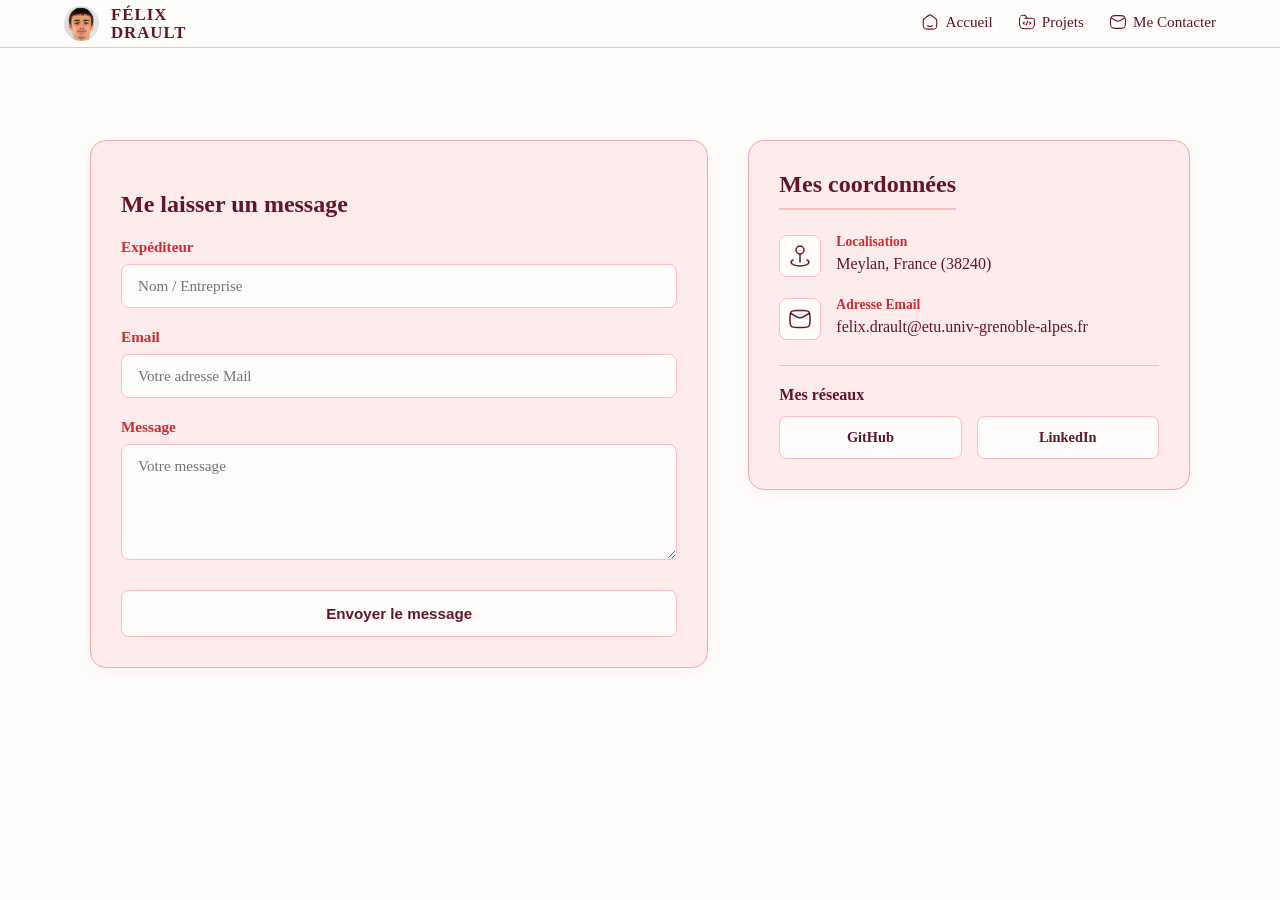
<file: Contact.html>
<!DOCTYPE html>
<html lang="en">
<head>
    <meta charset="UTF-8">
    <meta name="viewport" content="width=device-width, initial-scale=1.0">
    <title>Portfolio - Félix Drault</title>
    <link rel="stylesheet" href="portfolio.css">
        <link rel="icon" type="image/png" href="Pictures/favicon-16x16.png">
</head>
<body>
    <header>
    <nav>
        <div class="marque-nav">
            <img src="Pictures/pfp.png" alt="Photo personnelle">
            
            <h1 class="nom-nav">
                <span>Félix</span>
                <span>Drault</span>
            </h1>
        </div>

        <ul class="menu">
            <li><a href="index.html"><img src="Icons/home-01-stroke-rounded.svg" alt="">Accueil</a></li>
                <li><a href="Projets.html"><img src="Icons/code-folder-stroke-rounded.svg" alt="">Projets</a></li>
                <li><a href="Contact.html"><img src="Icons/mail-01-stroke-rounded.svg" alt="">Me Contacter</a></li>
        </ul>
    </nav>
    </header>

    <main class="disposition-contact">
        
        <section class="section-formulaire">
            <div class="carte-bento">
                <h1>Me laisser un message</h1>
                
                <form action="https://formsubmit.co/ad2215b4866df9834348efe23ee4157d" method="POST">
                    <input type="hidden" name="_captcha" value="false">
                    <input type="hidden" name="_subject" value="Nouveau message Portfolio">
                    <input type="hidden" name="_next" value="https://felixdrlt.github.io/portfolio/merci.html">
                    
                    <div class="groupe-formulaire">
                        <label for="name">Expéditeur</label>
                        <input type="text" id="name" name="name" placeholder="Nom / Entreprise" required>
                    </div>
                
                    <div class="groupe-formulaire">
                        <label for="email">Email</label>
                        <input type="email" id="email" name="email" placeholder="Votre adresse Mail" required>
                    </div>
                
                    <div class="groupe-formulaire">
                        <label for="message">Message</label>
                        <textarea id="message" name="message" placeholder="Votre message" rows="5" required></textarea>
                    </div>
                
                    <button type="submit" class="bouton-envoyer">Envoyer le message</button>
                </form>
            </div>
        </section>

        <aside class="barre-info">
            <div class="carte-bento">
                <h2>Mes coordonnées</h2>
                
                <ul class="liste-info">
                    <li>
                        <span class="icone-info"><img src="Icons/pin-location-03-stroke-rounded.svg" alt="pin"></span>
                        <div>
                            <strong>Localisation</strong>
                            <p>Meylan, France (38240)</p>
                        </div>
                    </li>
                    <li>
                        <span class="icone-info"><img src="Icons/mail-01-stroke-rounded.svg" alt=""></span>
                        <div>
                            <strong>Adresse Email</strong>
                            <p class="non-copiable">felix.drault@etu.univ-grenoble-alpes.fr</p>
                        </div>
                    </li>
                </ul>

                <div class="reseaux">
                    <h3>Mes réseaux</h3>
                    <div class="liens-reseaux">
                        <a href="https://github.com/FelixDrlt" target="_blank" rel="noopener noreferrer" class="bouton-reseau">GitHub</a>
                        <a href="https://www.linkedin.com/in/felix-drault-1ba331406/" target="_blank" rel="noopener noreferrer" class="bouton-reseau">LinkedIn</a>
                    </div>
                </div>
            </div>
        </aside>

    </main>
    
</body>
</html>
</file>
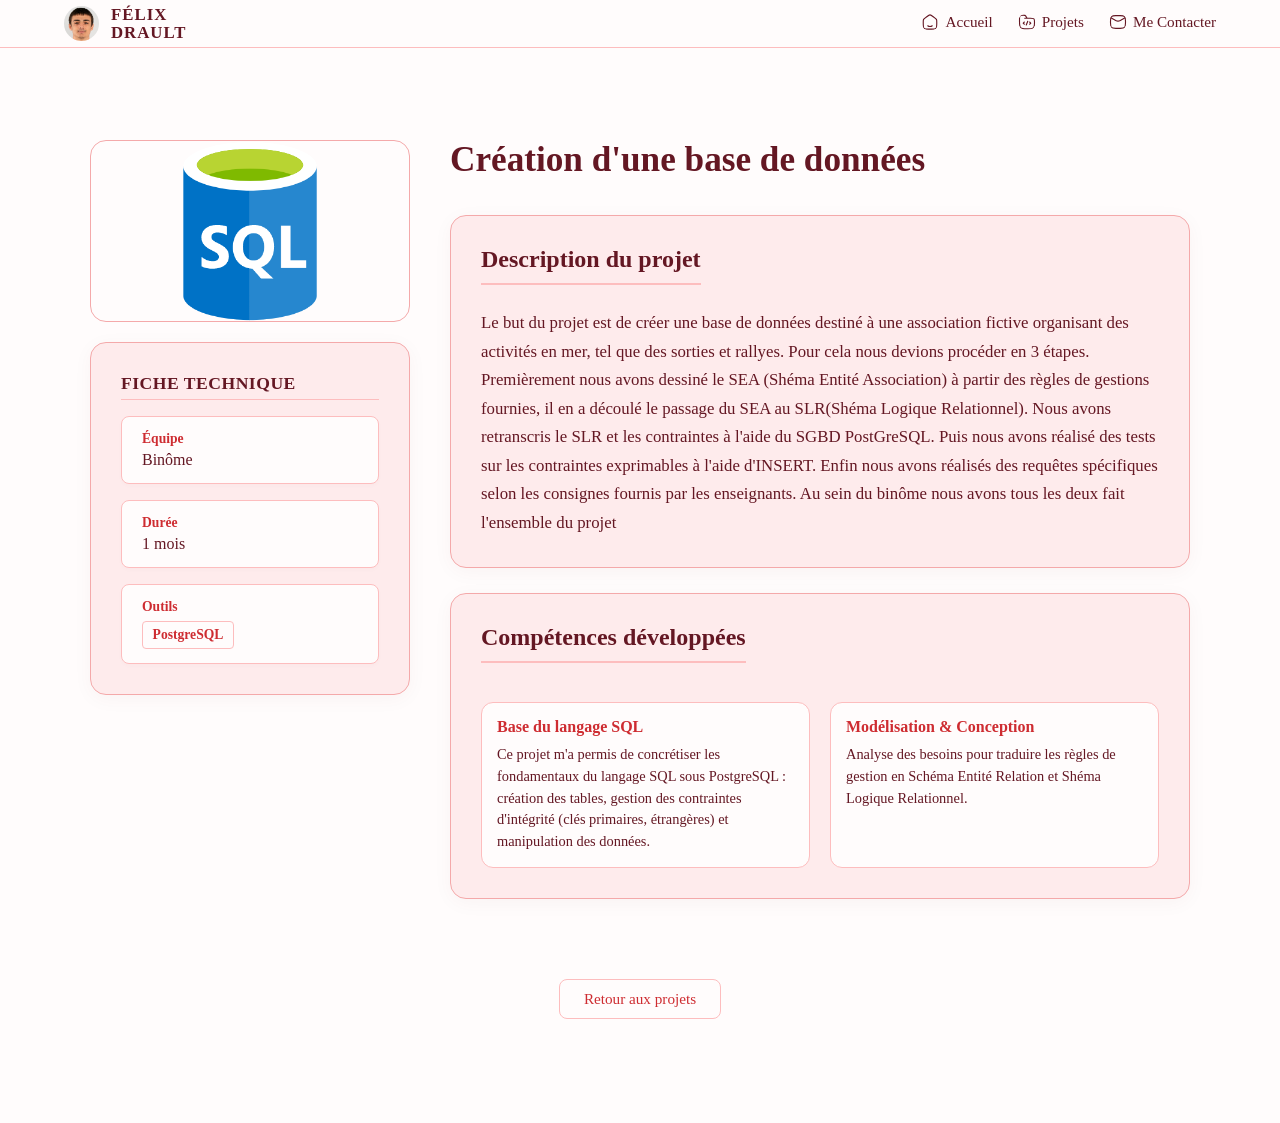
<file: ESP_BD.html>
<!DOCTYPE html>
<html lang="en">
<head>
    <meta charset="UTF-8">
    <meta name="viewport" content="width=device-width, initial-scale=1.0">
    <title>Document</title>
    <link rel="stylesheet" href="portfolio.css">
    <link rel="icon" type="image/png" href="Pictures/favicon-16x16.png">
</head>
<body>
    <header>
    <nav>
        <div class="marque-nav">
            <img src="Pictures/pfp.png" alt="Photo personnelle">
            
            <h1 class="nom-nav">
                <span>Félix</span>
                <span>Drault</span>
            </h1>
        </div>

        <ul class="menu">
            <li><a href="index.html"><img src="Icons/home-01-stroke-rounded.svg" alt="">Accueil</a></li>
                <li><a href="Projets.html"><img src="Icons/code-folder-stroke-rounded.svg" alt="">Projets</a></li>
                <li><a href="Contact.html"><img src="Icons/mail-01-stroke-rounded.svg" alt="">Me Contacter</a></li>
        </ul>
    </nav>
    </header>

    <main class="disposition-projet">
        
        <aside class="barre-laterale">
            <div class="carte-media">
                <img src="Pictures/sql_creation.png" alt="BD projet">
                <div class="espace-icone"></div> 
            </div>

            <div class="carte-bento fiche-technique">
                <h3>Fiche Technique</h3>
                <ul class="liste-meta">
                    <li>
                        <span class="etiquette-meta">Équipe</span>
                        <span class="valeur-meta">Binôme</span>
                    </li>
                    <li>
                        <span class="etiquette-meta">Durée</span>
                        <span class="valeur-meta">1 mois</span>
                    </li>
                    <li>
                        <span class="etiquette-meta">Outils</span>
                        <div class="etiquettes-meta">
                            <span class="etiquette-outil">PostgreSQL</span>
                        </div>
                    </li>
                </ul>
            </div>
        </aside>

        <section class="contenu-principal">
            
            <h1 class="titre-projet">Création d'une base de données</h1>

            <div class="carte-bento">
                <h2>Description du projet</h2>
                <p>Le but du projet est de créer une base de données destiné à une association
                    fictive organisant des activités en mer, tel que des sorties et rallyes. Pour cela nous devions
                    procéder en 3 étapes. Premièrement nous avons dessiné le SEA (Shéma Entité Association) à
                    partir des règles de gestions fournies, il en a découlé le passage du SEA au SLR(Shéma
                    Logique Relationnel). Nous avons retranscris le SLR et les contraintes à l'aide du SGBD
                    PostGreSQL. Puis nous avons réalisé des tests sur les contraintes exprimables à l'aide
                    d'INSERT. Enfin nous avons réalisés des requêtes spécifiques selon les consignes fournis par
                    les enseignants. Au sein du binôme nous avons tous les deux fait l'ensemble du projet
                </p>
            </div>

            <div class="carte-bento carte-competences">
                <h2>Compétences développées</h2>
                <div class="grille-competences">
                    <div class="element-competence-projet">
                        <h4>Base du langage SQL</h4>
                        <p>Ce projet m'a permis de concrétiser les fondamentaux du langage SQL
                            sous PostgreSQL : création des tables, gestion des contraintes d'intégrité (clés primaires, étrangères) et manipulation des données.
                        </p>
                        
                    </div>
                    <div class="element-competence-projet">
                        <h4>Modélisation & Conception</h4>
                        <p>Analyse des besoins pour traduire les règles de gestion en Schéma Entité Relation
                            et Shéma Logique Relationnel.
                        </p>
                    </div>
                </div>
            </div>
        </section>

        <a href="Projets.html" class="bouton-retour">Retour aux projets</a>

    </main>
    
</body>
</html>
</file>
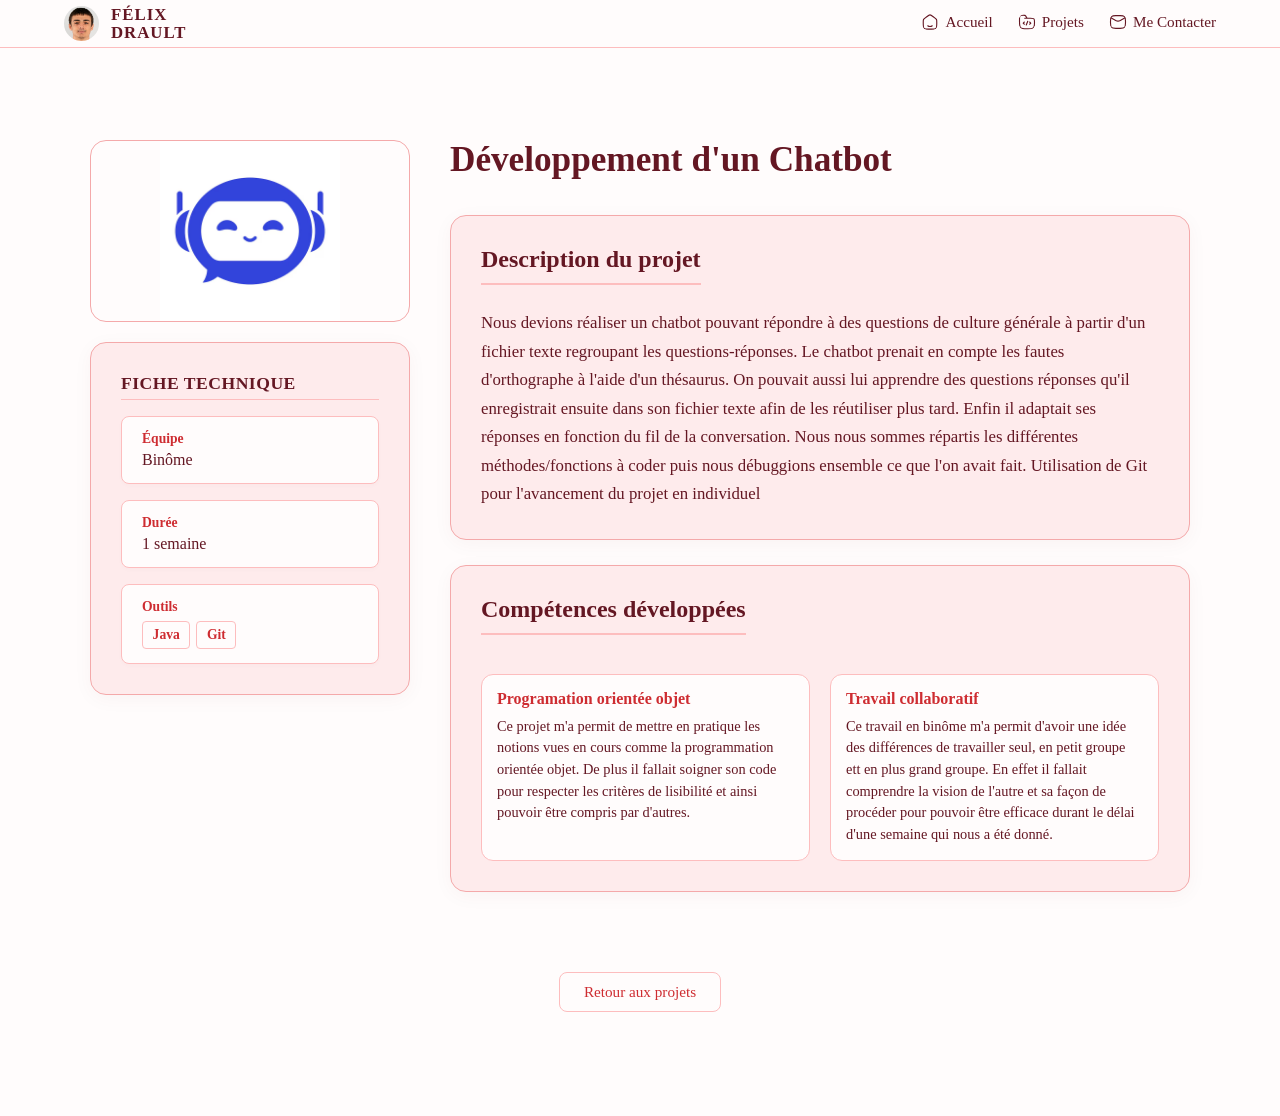
<file: ESP_Chatbot.html>
<!DOCTYPE html>
<html lang="en">
<head>
    <meta charset="UTF-8">
    <meta name="viewport" content="width=device-width, initial-scale=1.0">
    <title>Document</title>
    <link rel="stylesheet" href="portfolio.css">
    <link rel="icon" type="image/png" href="Pictures/favicon-16x16.png">
</head>
<body>
    <header>
    <nav>
        <div class="marque-nav">
            <img src="Pictures/pfp.png" alt="Photo personnelle">
            
            <h1 class="nom-nav">
                <span>Félix</span>
                <span>Drault</span>
            </h1>
        </div>

        <ul class="menu">
            <li><a href="index.html"><img src="Icons/home-01-stroke-rounded.svg" alt="">Accueil</a></li>
                <li><a href="Projets.html"><img src="Icons/code-folder-stroke-rounded.svg" alt="">Projets</a></li>
                <li><a href="Contact.html"><img src="Icons/mail-01-stroke-rounded.svg" alt="">Me Contacter</a></li>
        </ul>
    </nav>
    </header>

    <main class="disposition-projet">
        
        <aside class="barre-laterale">
            <div class="carte-media">
                <img src="Pictures/chatbot.avif" alt="Chatbot projet">
                <div class="espace-icone"></div> 
            </div>

            <div class="carte-bento fiche-technique">
                <h3>Fiche Technique</h3>
                <ul class="liste-meta">
                    <li>
                        <span class="etiquette-meta">Équipe</span>
                        <span class="valeur-meta">Binôme</span>
                    </li>
                    <li>
                        <span class="etiquette-meta">Durée</span>
                        <span class="valeur-meta">1 semaine</span>
                    </li>
                    <li>
                        <span class="etiquette-meta">Outils</span>
                        <div class="etiquettes-meta">
                            <span class="etiquette-outil">Java</span>
                            <span class="etiquette-outil">Git</span>
                        </div>
                    </li>
                </ul>
            </div>
        </aside>

        <section class="contenu-principal">
            
            <h1 class="titre-projet">Développement d'un Chatbot</h1>

            <div class="carte-bento">
                <h2>Description du projet</h2>
                <p>Nous devions réaliser un chatbot pouvant répondre à des questions de culture
                    générale à partir d'un fichier texte regroupant les questions-réponses. Le chatbot prenait en
                    compte les fautes d'orthographe à l'aide d'un thésaurus. On pouvait aussi lui apprendre des
                    questions réponses qu'il enregistrait ensuite dans son fichier texte afin de les réutiliser plus
                    tard. Enfin il adaptait ses réponses en fonction du fil de la conversation. Nous nous sommes
                    répartis les différentes méthodes/fonctions à coder puis nous débuggions ensemble ce que
                    l'on avait fait. Utilisation de Git pour l'avancement du projet en individuel
                </p>
            </div>

            <div class="carte-bento carte-competences">
                <h2>Compétences développées</h2>
                <div class="grille-competences">
                    <div class="element-competence-projet">
                        <h4>Programation orientée objet</h4>
                        <p>Ce projet m'a permit de mettre en pratique les notions vues en cours
                            comme la programmation orientée objet. De plus il fallait soigner son 
                            code pour respecter les critères de lisibilité et ainsi pouvoir être 
                            compris par d'autres.
                        </p>
                    </div>
                    <div class="element-competence-projet">
                        <h4>Travail collaboratif</h4>
                        <p>Ce travail en binôme m'a permit d'avoir une idée des différences de travailler seul, en petit groupe ett en plus grand groupe.
                            En effet il fallait comprendre la vision de l'autre et sa façon de procéder pour pouvoir être efficace durant le délai d'une semaine qui nous a été donné.
                        </p>
                    </div>
                </div>
            </div>
        </section>

        <a href="Projets.html" class="bouton-retour">Retour aux projets</a>

    </main>
    
</body>
</html>
</file>
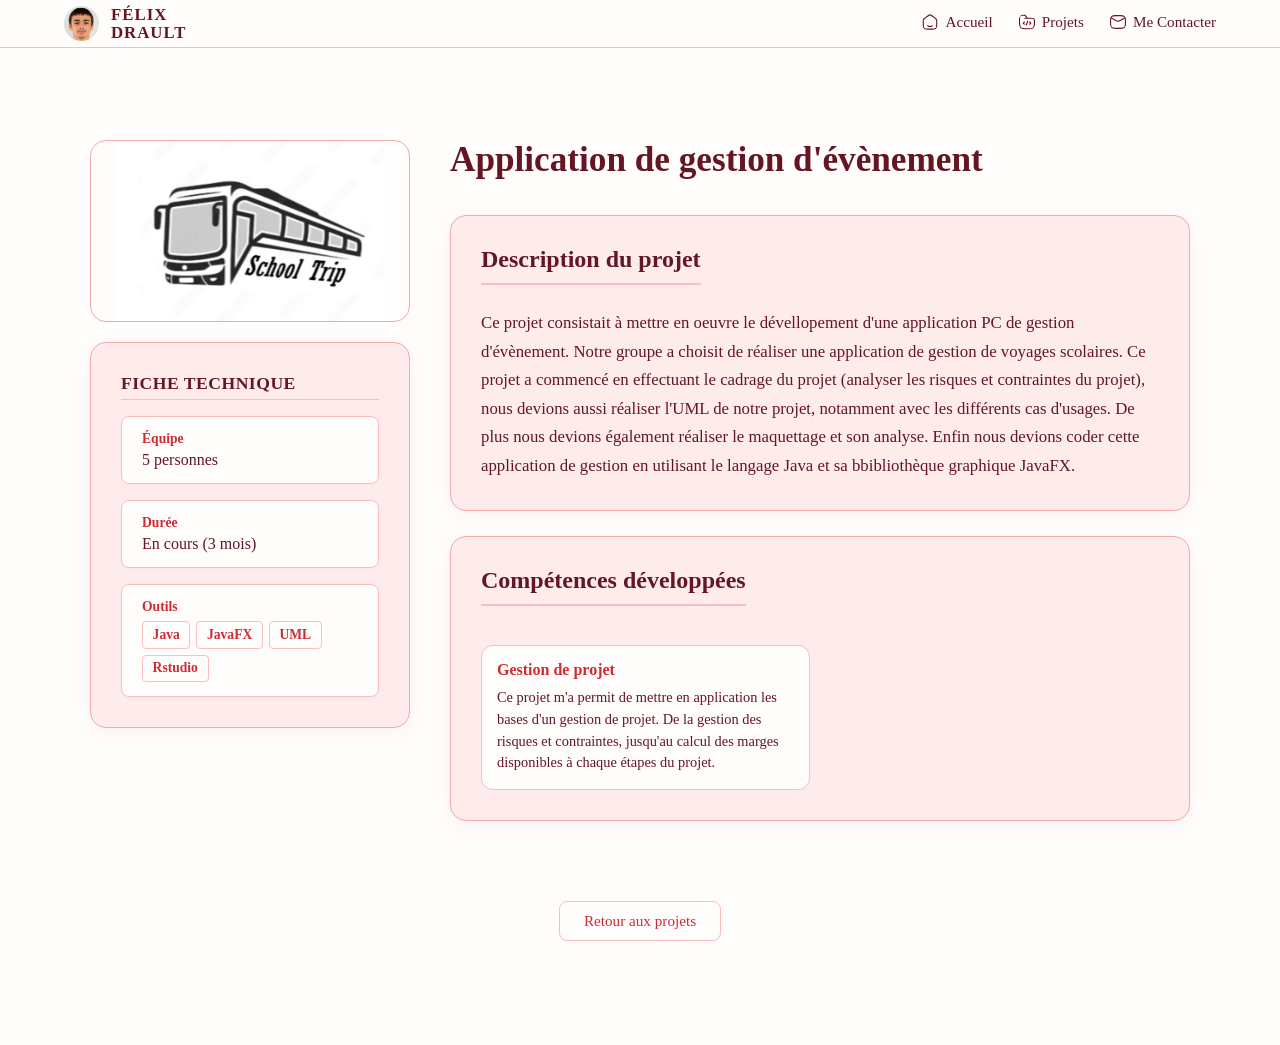
<file: ESP_evenement.html>
<!DOCTYPE html>
<html lang="en">
<head>
    <meta charset="UTF-8">
    <meta name="viewport" content="width=device-width, initial-scale=1.0">
    <title>Document</title>
    <link rel="stylesheet" href="portfolio.css">
    <link rel="icon" type="image/png" href="Pictures/favicon-16x16.png">
</head>
<body>
    <header>
    <nav>
        <div class="marque-nav">
            <img src="Pictures/pfp.png" alt="Photo personnelle">
            
            <h1 class="nom-nav">
                <span>Félix</span>
                <span>Drault</span>
            </h1>
        </div>

        <ul class="menu">
            <li><a href="index.html"><img src="Icons/home-01-stroke-rounded.svg" alt="">Accueil</a></li>
                <li><a href="Projets.html"><img src="Icons/code-folder-stroke-rounded.svg" alt="">Projets</a></li>
                <li><a href="Contact.html"><img src="Icons/mail-01-stroke-rounded.svg" alt="">Me Contacter</a></li>
        </ul>
    </nav>
    </header>

    <main class="disposition-projet">
        
        <aside class="barre-laterale">
            <div class="carte-media">
                <img src="Pictures/MEGASAE - Copie.png" alt="Projet en cours">
                <div class="espace-icone"></div> 
            </div>

            <div class="carte-bento fiche-technique">
                <h3>Fiche Technique</h3>
                <ul class="liste-meta">
                    <li>
                        <span class="etiquette-meta">Équipe</span>
                        <span class="valeur-meta">5 personnes</span>
                    </li>
                    <li>
                        <span class="etiquette-meta">Durée</span>
                        <span class="valeur-meta">En cours (3 mois)</span>
                    </li>
                    <li>
                        <span class="etiquette-meta">Outils</span>
                        <div class="etiquettes-meta">
                            <span class="etiquette-outil">Java</span>
                            <span class="etiquette-outil">JavaFX</span>
                            <span class="etiquette-outil">UML</span>
                            <span class="etiquette-outil">Rstudio</span>
                        </div>
                    </li>
                </ul>
            </div>
        </aside>

        <section class="contenu-principal">
            
            <h1 class="titre-projet">Application de gestion d'évènement</h1>

            <div class="carte-bento">
                <h2>Description du projet</h2>
                <p>Ce projet consistait à mettre en oeuvre le dévellopement d'une application PC de gestion d'évènement. Notre groupe a choisit de réaliser une application de gestion de voyages scolaires. Ce projet a commencé en effectuant le cadrage du projet (analyser les risques et contraintes du projet), nous devions aussi réaliser l'UML de notre projet, notamment avec les différents cas d'usages. De plus nous devions également réaliser le maquettage et son analyse. Enfin nous devions coder cette application de gestion en utilisant le langage Java et sa bbibliothèque graphique JavaFX.
                </p>
            </div>

            <div class="carte-bento carte-competences">
                <h2>Compétences développées</h2>
                <div class="grille-competences">
                    <div class="element-competence-projet">
                        <h4>Gestion de projet</h4>
                        <p>Ce projet m'a permit de mettre en application les bases d'un gestion de projet. De la gestion des risques et contraintes, jusqu'au calcul des marges disponibles à chaque étapes du projet.
                        </p>
                    </div>
                </div>
            </div>
        </section>

        <a href="Projets.html" class="bouton-retour">Retour aux projets</a>

    </main>
    
</body>
</html>
</file>
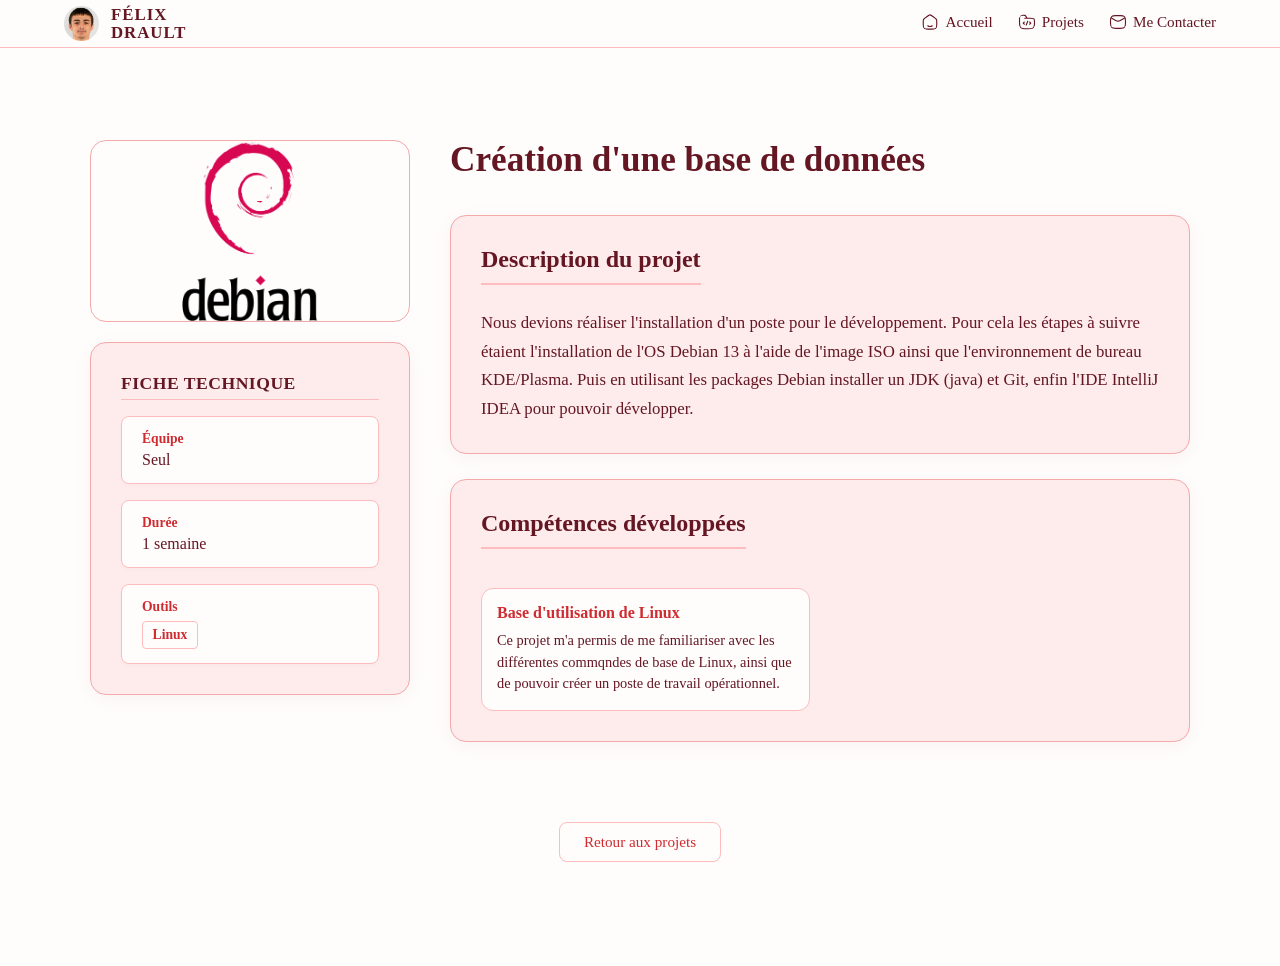
<file: ESP_InstPoste.html>
<!DOCTYPE html>
<html lang="en">
<head>
    <meta charset="UTF-8">
    <meta name="viewport" content="width=device-width, initial-scale=1.0">
    <title>Portfolio - Félix Drault</title>
    <link rel="stylesheet" href="portfolio.css">    
    <link rel="icon" type="image/png" href="Pictures/favicon-16x16.png">
</head>
<body>
    <header>
    <nav>
        <div class="marque-nav">
            <img src="Pictures/pfp.png" alt="Photo personnelle">
            
            <h1 class="nom-nav">
                <span>Félix</span>
                <span>Drault</span>
            </h1>
        </div>

        <ul class="menu">
            <li><a href="index.html"><img src="Icons/home-01-stroke-rounded.svg" alt="">Accueil</a></li>
                <li><a href="Projets.html"><img src="Icons/code-folder-stroke-rounded.svg" alt="">Projets</a></li>
                <li><a href="Contact.html"><img src="Icons/mail-01-stroke-rounded.svg" alt="">Me Contacter</a></li>
        </ul>
    </nav>
    </header>

    <main class="disposition-projet">
        
        <aside class="barre-laterale">
            <div class="carte-media">
                <img src="Pictures/Debian.png" alt="BD projet">
                <div class="espace-icone"></div> 
            </div>

            <div class="carte-bento fiche-technique">
                <h3>Fiche Technique</h3>
                <ul class="liste-meta">
                    <li>
                        <span class="etiquette-meta">Équipe</span>
                        <span class="valeur-meta">Seul</span>
                    </li>
                    <li>
                        <span class="etiquette-meta">Durée</span>
                        <span class="valeur-meta">1 semaine</span>
                    </li>
                    <li>
                        <span class="etiquette-meta">Outils</span>
                        <div class="etiquettes-meta">
                            <span class="etiquette-outil">Linux</span>
                        </div>
                    </li>
                </ul>
            </div>
        </aside>

        <section class="contenu-principal">
            
            <h1 class="titre-projet">Création d'une base de données</h1>

            <div class="carte-bento">
                <h2>Description du projet</h2>
                <p>Nous devions réaliser l'installation d'un poste pour le développement. Pour cela les étapes à 
                    suivre étaient l'installation de l'OS Debian 13 à l'aide de l'image ISO ainsi que l'environnement de bureau KDE/Plasma.
                    Puis en utilisant les packages Debian installer un JDK (java) et Git, enfin l'IDE IntelliJ IDEA pour pouvoir développer.
                </p>
            </div>

            <div class="carte-bento carte-competences">
                <h2>Compétences développées</h2>
                <div class="grille-competences">
                    <div class="element-competence-projet">
                        <h4>Base d'utilisation de Linux</h4>
                        <p>Ce projet m'a permis de me familiariser avec les différentes commqndes de base de Linux, ainsi que de pouvoir créer un poste de travail opérationnel. 
                        </p>
                    </div>
                </div>
            </div>
        </section>

        <a href="Projets.html" class="bouton-retour">Retour aux projets</a>

    </main>

</body>
</html>
</file>
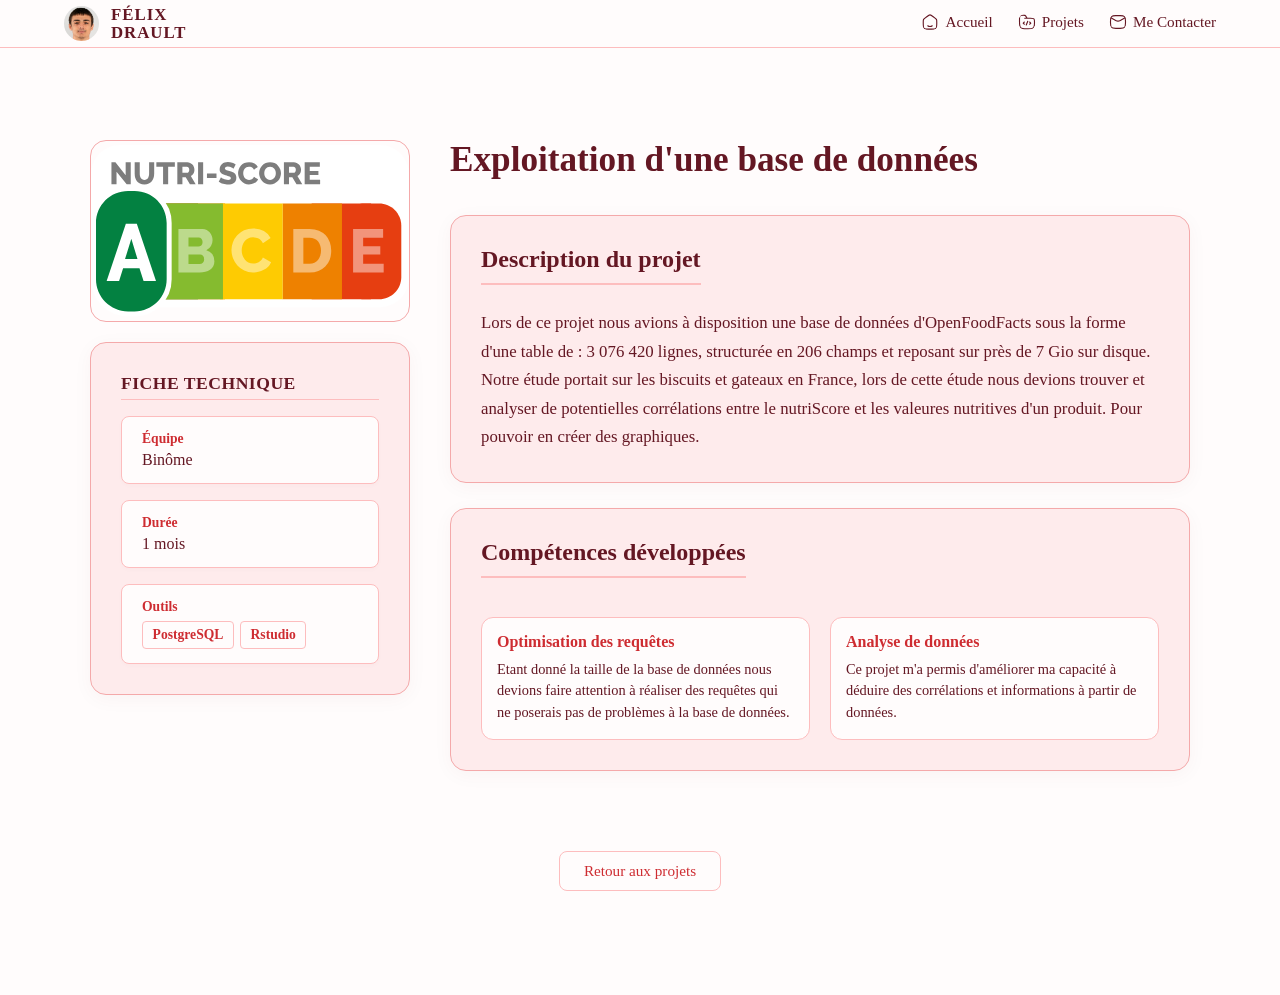
<file: ESP_Nutriscore.html>
<!DOCTYPE html>
<html lang="en">
<head>
    <meta charset="UTF-8">
    <meta name="viewport" content="width=device-width, initial-scale=1.0">
    <title>Document</title>
    <link rel="stylesheet" href="portfolio.css">
    <link rel="icon" type="image/png" href="Pictures/favicon-16x16.png">
</head>
<body>
    <header>
    <nav>
        <div class="marque-nav">
            <img src="Pictures/pfp.png" alt="Photo personnelle">
            
            <h1 class="nom-nav">
                <span>Félix</span>
                <span>Drault</span>
            </h1>
        </div>

        <ul class="menu">
            <li><a href="index.html"><img src="Icons/home-01-stroke-rounded.svg" alt="">Accueil</a></li>
                <li><a href="Projets.html"><img src="Icons/code-folder-stroke-rounded.svg" alt="">Projets</a></li>
                <li><a href="Contact.html"><img src="Icons/mail-01-stroke-rounded.svg" alt="">Me Contacter</a></li>
        </ul>
    </nav>
    </header>

    <main class="disposition-projet">
        
        <aside class="barre-laterale">
            <div class="carte-media">
                <img src="Pictures/nutriscore.svg" alt="Nutriscore BD">
                <div class="espace-icone"></div> 
            </div>

            <div class="carte-bento fiche-technique">
                <h3>Fiche Technique</h3>
                <ul class="liste-meta">
                    <li>
                        <span class="etiquette-meta">Équipe</span>
                        <span class="valeur-meta">Binôme</span>
                    </li>
                    <li>
                        <span class="etiquette-meta">Durée</span>
                        <span class="valeur-meta">1 mois</span>
                    </li>
                    <li>
                        <span class="etiquette-meta">Outils</span>
                        <div class="etiquettes-meta">
                            <span class="etiquette-outil">PostgreSQL</span>
                            <span class="etiquette-outil">Rstudio</span>
                        </div>
                    </li>
                </ul>
            </div>
        </aside>

        <section class="contenu-principal">
            
            <h1 class="titre-projet">Exploitation d'une base de données</h1>

            <div class="carte-bento">
                <h2>Description du projet</h2>
                <p>Lors de ce projet nous avions à disposition une base de données d'OpenFoodFacts sous la forme d'une table de : 3 076 420 lignes, structurée en 206 champs et reposant sur près de 7 Gio sur disque.
                    Notre étude portait sur les biscuits et gateaux en France, lors de cette étude nous devions trouver et analyser de potentielles corrélations entre le nutriScore et les valeures nutritives d'un produit.
                    Pour pouvoir en créer des graphiques.
                </p>
            </div>

            <div class="carte-bento carte-competences">
                <h2>Compétences développées</h2>
                <div class="grille-competences">
                    <div class="element-competence-projet">
                        <h4>Optimisation des requêtes</h4>
                        <p>Etant donné la taille de la base de données nous devions faire attention à réaliser des requêtes qui ne poserais pas de problèmes à la base de données.
                        </p>
                    </div>
                    <div class="element-competence-projet">
                        <h4>Analyse de données</h4>
                        <p>Ce projet m'a permis d'améliorer ma capacité à déduire des corrélations et informations à partir de données.
                        </p>
                    </div>
                </div>
            </div>
        </section>

        <a href="Projets.html" class="bouton-retour">Retour aux projets</a>

    </main>
    
</body>
</html>
</file>
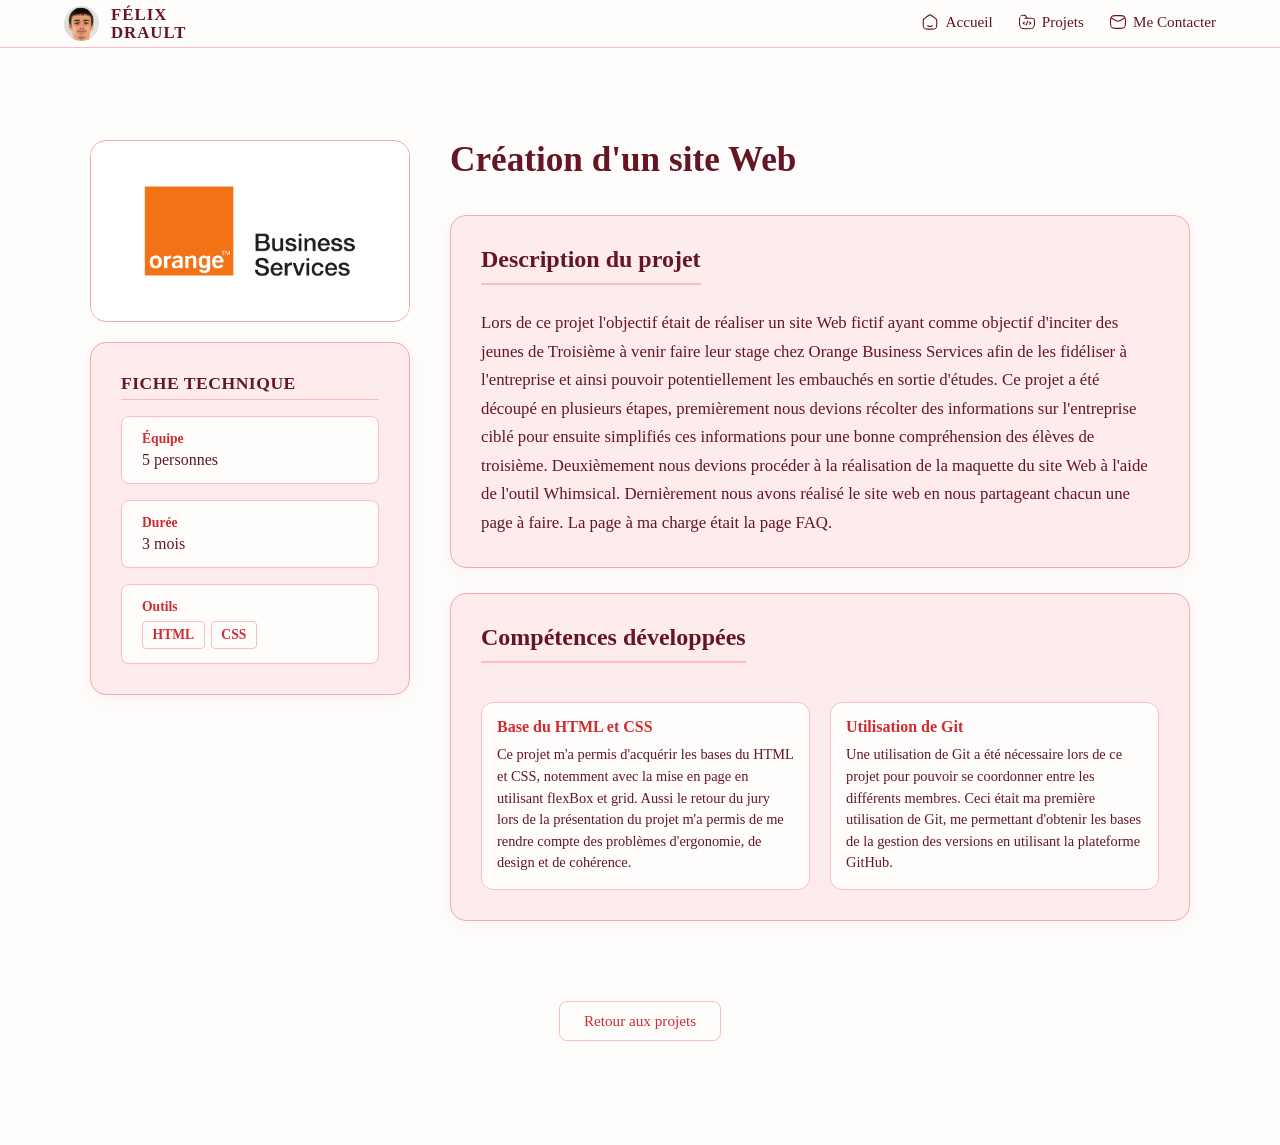
<file: ESP_Orange.html>
<!DOCTYPE html>
<html lang="en">
<head>
    <meta charset="UTF-8">
    <meta name="viewport" content="width=device-width, initial-scale=1.0">
    <title>Document</title>
    <link rel="stylesheet" href="portfolio.css">
    <link rel="icon" type="image/png" href="Pictures/favicon-16x16.png">
</head>
<body>
    <header>
    <nav>
        <div class="marque-nav">
            <img src="Pictures/pfp.png" alt="Photo personnelle">
            
            <h1 class="nom-nav">
                <span>Félix</span>
                <span>Drault</span>
            </h1>
        </div>

        <ul class="menu">
            <li><a href="index.html"><img src="Icons/home-01-stroke-rounded.svg" alt="">Accueil</a></li>
                <li><a href="Projets.html"><img src="Icons/code-folder-stroke-rounded.svg" alt="">Projets</a></li>
                <li><a href="Contact.html"><img src="Icons/mail-01-stroke-rounded.svg" alt="">Me Contacter</a></li>
        </ul>
    </nav>
    </header>

    <main class="disposition-projet">
        
        <aside class="barre-laterale">
            <div class="carte-media">
                <img src="Pictures/orange_business.png" alt="Orange projet">
                <div class="espace-icone"></div> 
            </div>

            <div class="carte-bento fiche-technique">
                <h3>Fiche Technique</h3>
                <ul class="liste-meta">
                    <li>
                        <span class="etiquette-meta">Équipe</span>
                        <span class="valeur-meta">5 personnes</span>
                    </li>
                    <li>
                        <span class="etiquette-meta">Durée</span>
                        <span class="valeur-meta">3 mois</span>
                    </li>
                    <li>
                        <span class="etiquette-meta">Outils</span>
                        <div class="etiquettes-meta">
                            <span class="etiquette-outil">HTML</span>
                            <span class="etiquette-outil">CSS</span>
                        </div>
                    </li>
                </ul>
            </div>
        </aside>

        <section class="contenu-principal">
            
            <h1 class="titre-projet">Création d'un site Web</h1>

            <div class="carte-bento">
                <h2>Description du projet</h2>
                <p>Lors de ce projet l'objectif était de réaliser un site Web fictif ayant comme
                    objectif d'inciter des jeunes de Troisième à venir faire leur stage chez Orange Business
                    Services afin de les fidéliser à l'entreprise et ainsi pouvoir potentiellement les embauchés en
                    sortie d'études. Ce projet a été découpé en plusieurs étapes, premièrement nous devions
                    récolter des informations sur l'entreprise ciblé pour ensuite simplifiés ces informations pour
                    une bonne compréhension des élèves de troisième. Deuxièmement nous devions procéder à
                    la réalisation de la maquette du site Web à l'aide de l'outil Whimsical. Dernièrement nous
                    avons réalisé le site web en nous partageant chacun une page à faire. La page à ma charge
                    était la page FAQ.
                </p>
            </div>

            <div class="carte-bento carte-competences">
                <h2>Compétences développées</h2>
                <div class="grille-competences">
                    <div class="element-competence-projet">
                        <h4>Base du HTML et CSS</h4>
                        <p>Ce projet m'a permis d'acquérir les bases du HTML et CSS, notemment avec la mise en page en utilisant flexBox et grid. Aussi le retour du jury lors de la présentation du projet m'a permis de me rendre compte des problèmes d'ergonomie, de design et de cohérence.
                        </p>
                        
                    </div>
                    <div class="element-competence-projet">
                        <h4>Utilisation de Git</h4>
                        <p>Une utilisation de Git a été nécessaire lors de ce projet pour pouvoir se coordonner entre les différents membres. Ceci était ma première utilisation de Git, me permettant d'obtenir les bases de la gestion des versions en utilisant la plateforme GitHub.
                        </p>
                    </div>
                </div>
            </div>
        </section>

        <a href="Projets.html" class="bouton-retour">Retour aux projets</a>

    </main>
    
</body>
</html>
</file>
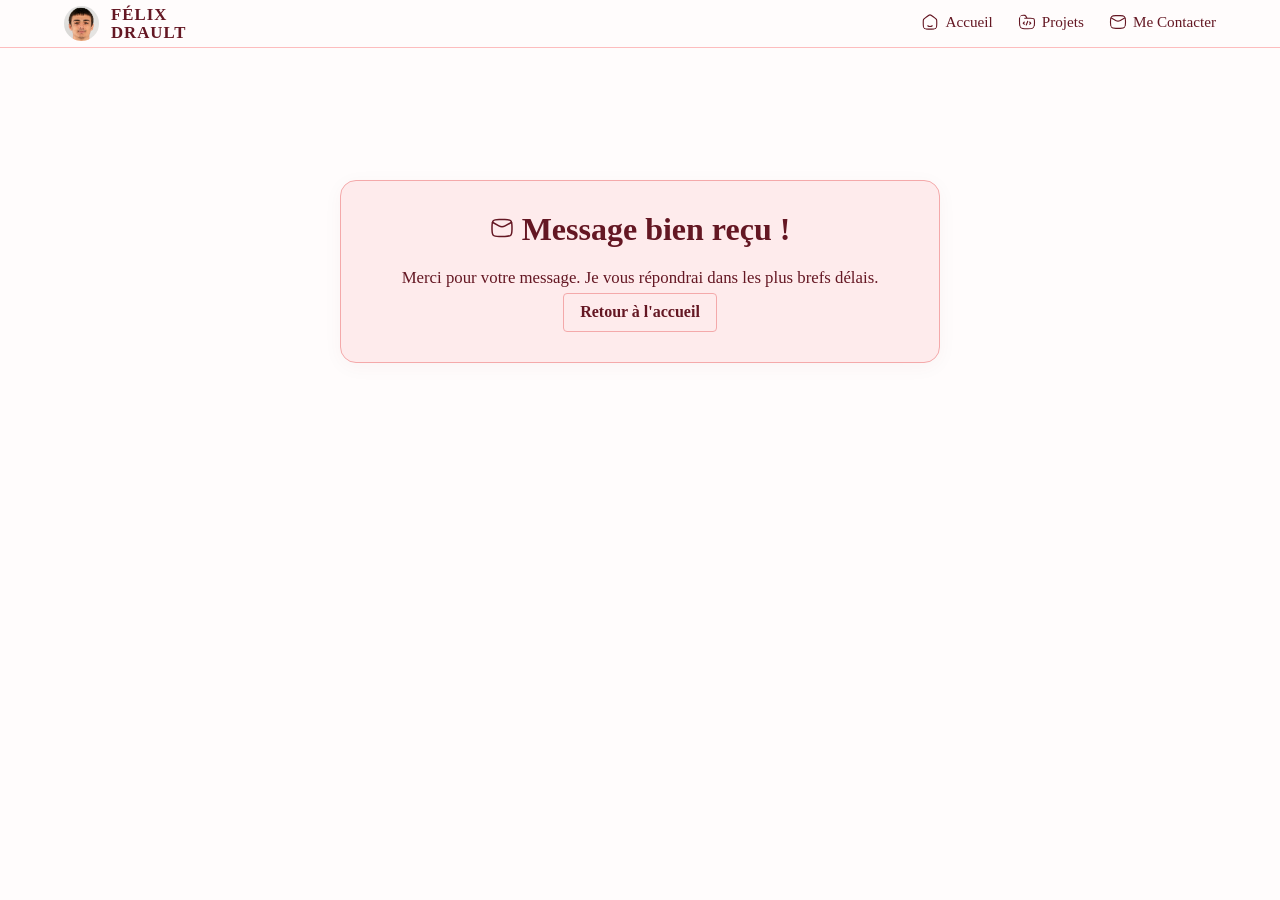
<file: merci.html>
<!DOCTYPE html>
<html lang="fr">
<head>
    <meta charset="UTF-8">
    <meta name="viewport" content="width=device-width, initial-scale=1.0">
    <title>Document</title>
    <link rel="stylesheet" href="portfolio.css">
        <link rel="icon" type="image/png" href="Pictures/favicon-16x16.png">
</head>
<body>
    <header>
    <nav>
        <div class="marque-nav">
            <img src="Pictures/pfp.png" alt="Photo personnelle">
            
            <h1 class="nom-nav">
                <span>Félix</span>
                <span>Drault</span>
            </h1>
        </div>

        <ul class="menu">
            <li><a href="index.html"><img src="Icons/home-01-stroke-rounded.svg" alt="">Accueil</a></li>
                <li><a href="Projets.html"><img src="Icons/code-folder-stroke-rounded.svg" alt="">Projets</a></li>
                <li><a href="Contact.html"><img src="Icons/mail-01-stroke-rounded.svg" alt="">Me Contacter</a></li>
        </ul>
    </nav>
    </header>

    <main class="disposition-succes">
        <div class="carte-bento carte-succes">
            <h1 class="titre-succes"><img src="Icons/mail-01-stroke-rounded.svg" alt="mail_icon"> Message bien reçu !</h1>
            <p class="texte-succes">
                Merci pour votre message. Je vous répondrai dans les plus brefs délais.
            </p>
            <a href="index.html" class="bouton bouton-accueil-succes">Retour à l'accueil</a>
        </div>
    </main>
    
</body>
</html>
</file>
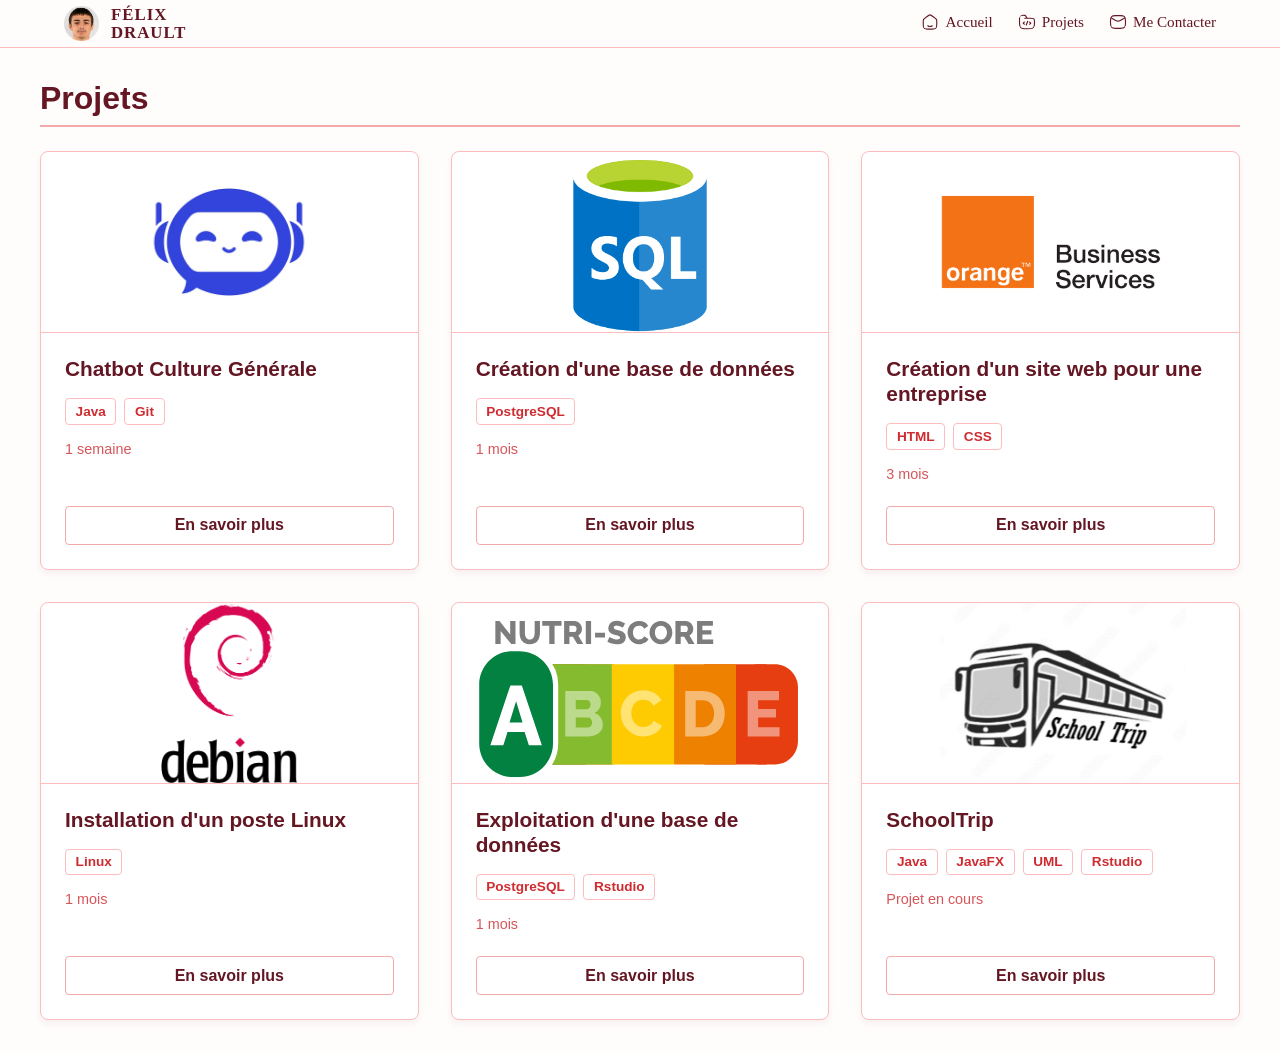
<file: Projets.html>
<!DOCTYPE html>
<html lang="en">
<head>
    <meta charset="UTF-8">
    <meta name="viewport" content="width=device-width, initial-scale=1.0">
    <title>Portfolio - Félix Drault</title>
    <link rel="stylesheet" href="portfolio.css">
        <link rel="icon" type="image/png" href="Pictures/favicon-16x16.png">
</head>
<body>
    <header>
    <nav>
        <div class="marque-nav">
            <img src="Pictures/pfp.png" alt="Photo personnelle">
            
            <h1 class="nom-nav">
                <span>Félix</span>
                <span>Drault</span>
            </h1>
        </div>

        <ul class="menu">
            <li><a href="index.html"><img src="Icons/home-01-stroke-rounded.svg" alt="">Accueil</a></li>
                <li><a href="Projets.html"><img src="Icons/code-folder-stroke-rounded.svg" alt="">Projets</a></li>
                <li><a href="Contact.html"><img src="Icons/mail-01-stroke-rounded.svg" alt="">Me Contacter</a></li>
        </ul>
    </nav>
    </header>

    <main class="section-portfolio">
    <h1 class="titre-section">Projets</h1>

    <div class="conteneur-projets">
        <article class="carte-projet">
            <div class="espace-image">
                <img src="Pictures/chatbot.avif" alt="Photo du projet Chatbot">
            </div>
            <div class="contenu-projet">
                <h2>Chatbot Culture Générale</h2>
                <div class="etiquettes">
                    <span class="etiquette-outil">Java</span>
                    <span class="etiquette-outil">Git</span>
                </div>
                <p class="date">1 semaine</p>
                <a href="ESP_Chatbot.html" class="bouton">En savoir plus</a>
            </div>
        </article>

        <article class="carte-projet">
            <div class="espace-image">
                <img src="Pictures/sql_creation.png" alt="Photo du projet Base de données">
            </div>
            <div class="contenu-projet">
                <h2>Création d'une base de données</h2>
                <div class="etiquettes">
                    <span class="etiquette-outil">PostgreSQL</span>
                </div>
                <p class="date">1 mois</p>
                <a href="ESP_BD.html" class="bouton">En savoir plus</a>
            </div>
        </article>

        <article class="carte-projet">
            <div class="espace-image">
                <img src="Pictures/orange_business.png" alt="Photo du projet Base de données">
            </div>
            <div class="contenu-projet">
                <h2>Création d'un site web pour une entreprise</h2>
                <div class="etiquettes">
                    <span class="etiquette-outil">HTML</span>
                    <span class="etiquette-outil">CSS</span>
                </div>
                <p class="date">3 mois</p>
                <a href="ESP_Orange.html" class="bouton">En savoir plus</a>
            </div>
        </article>

        <article class="carte-projet">
            <div class="espace-image">
                <img src="Pictures/Debian.png" alt="Photo du projet installation de poste linux">
            </div>
            <div class="contenu-projet">
                <h2>Installation d'un poste Linux</h2>
                <div class="etiquettes">
                    <span class="etiquette-outil">Linux</span>
                </div>
                <p class="date">1 mois</p>
                <a href="ESP_InstPoste.html" class="bouton">En savoir plus</a>
            </div>
        </article> 

        <article class="carte-projet">
            <div class="espace-image">
                <img src="Pictures/nutriscore.svg" alt="nutriScore BD">
            </div>
            <div class="contenu-projet">
                <h2>Exploitation d'une base de données</h2>
                <div class="etiquettes">
                    <span class="etiquette-outil">PostgreSQL</span>
                    <span class="etiquette-outil">Rstudio</span>
                </div>
                <p class="date">1 mois</p>
                <a href="ESP_Nutriscore.html" class="bouton">En savoir plus</a>
            </div>
        </article> 

        <article class="carte-projet">
            <div class="espace-image">
                <img src="Pictures/MEGASAE - Copie.png" alt="schoolTrip evenement">
            </div>
            <div class="contenu-projet">
                <h2>SchoolTrip</h2>
                <div class="etiquettes">
                    <span class="etiquette-outil">Java</span>
                    <span class="etiquette-outil">JavaFX</span>
                    <span class="etiquette-outil">UML</span>
                    <span class="etiquette-outil">Rstudio</span>
                </div>
                <p class="date">Projet en cours</p>
                <a href="ESP_evenement.html" class="bouton">En savoir plus</a>
            </div>
        </article> 
    </div>
    </main>
    
</body>
</html>
</file>
<file: portfolio.css>
:root{
    --background:#FFFCFC;
    --ui-backgroung:#FEEBEC;
    --ui-hover:#FFDBDC;
    --ui-active:#FFCDCE;
    --border:#FDBDBE;
    --ui-border:#F4A9AA;
    --ui-over-border:#EB8E90;
    --low-text:#CE2C31;
    --high-text:#641723;
}

p{
    color: var(--low-text);
}

h1{
    color: var(--high-text);
}

body{
    background-color: var(--background);
    margin: 0px;
    padding: 0px;
}

/* BARRE DE NAV */
nav {
    display: flex;
    flex-direction: row;
    justify-content: space-between;
    align-items: center;
    
    position: fixed;
    top: 0;
    left: 0;
    right: 0;
    z-index: 1000;
    
    background-color: var(--background);
    border-bottom: 1px solid var(--border);

    padding: 6px 4rem; 
    box-sizing: border-box;
}

/* Conteneur logo + photo */
.marque-nav {
    display: flex;
    align-items: center;
    gap: 12px;
}

nav img {
    width: 35px;  
    height: 35px; 
    border-radius: 50%;
    object-fit: cover;
}

.nom-nav {
    display: flex;
    flex-direction: column;
    align-items: flex-start;
    line-height: 1.05;
    margin: 0;
    font-size: 1.05rem;
    color: var(--high-text);
    font-weight: bold;
    text-transform: uppercase;
    letter-spacing: 1px;
}

.menu {
    display: flex;
    flex-direction: row;
    align-items: center;
    gap: 25px;
    margin: 0;
    padding: 0;
}

.menu li {
    list-style: none;
    margin: 0;
}

.menu li a {
    text-decoration: none;
    display: inline-flex;
    align-items: center;
    gap: 6px; 
    color: var(--high-text);
    font-size: 0.95rem; 
    font-weight: 500;
    transition: color 0.2s ease;
}

.menu li a img {
    width: 18px; 
    height: 18px;
    display: block;
}

.menu li a svg {
    width: 18px;
    height: 18px;
    display: block;
}

.menu li a:hover {
    color: var(--low-text);
}

summary{
    list-style: none;
    cursor: pointer;
    color: var(--high-text);
}

.icone {
    display: inline-block;
    transition: transform 0.4s ease;
}

details[open] summary .icone {
    transform: rotate(45deg);
}

/*Carte*/
.section-portfolio {
    max-width: 1200px;
    margin: 0 auto;
    padding: 2rem;
    font-family: Arial, sans-serif;
    background-color: var(--background);
}

.titre-section {
    color: var(--high-text);
    font-size: 2.5rem;
    margin-bottom: 2rem;
    border-bottom: 2px solid var(--ui-border);
    padding-bottom: 0.5rem;
}

.conteneur-projets {
    display: grid;
    grid-template-columns: repeat(auto-fit, minmax(280px, 1fr));
    gap: 2rem;
}

/* Design carte */
.carte-projet {
    background: #ffffff; 
    border: 1px solid var(--border);
    border-radius: 8px;
    overflow: hidden;
    display: flex;
    flex-direction: column;
    box-shadow: 0 4px 6px rgba(100, 23, 35, 0.05); 
    transition: transform 0.2s, box-shadow 0.2s, border-color 0.2s;
}

/* Survol carte */
.carte-projet:hover {
    transform: translateY(-5px);
    border-color: var(--ui-over-border);
    box-shadow: 0 8px 15px rgba(100, 23, 35, 0.1);
}

/* Gestion de la zone image (évite les bugs si src est vide) */
.espace-image {
    width: 100%;
    height: 180px;
    background-color: var(--ui-background); 
    display: flex;
    align-items: center;
    justify-content: center;
    border-bottom: 1px solid var(--border);
}

.carte-projet img {
    width: 100%;
    height: 100%;
    object-fit:contain;
}

/* Contenu textuel interne */
.contenu-projet {
    padding: 1.5rem;
    display: flex;
    flex-direction: column;
    flex-grow: 1;
}

/* Titre du projet */
.contenu-projet h2 {
    font-size: 1.3rem;
    color: var(--high-text);
    margin: 0 0 1rem 0;
    line-height: 1.2;
}

/* Outils / Badges */
.etiquettes {
    display: flex;
    flex-wrap: wrap;
    gap: 0.5rem;
    margin-bottom: 1rem;
}

.etiquette-outil {
    background-color: var(--ui-background);
    color: var(--low-text);
    border: 1px solid var(--border);
    padding: 0.3rem 0.6rem;
    border-radius: 4px;
    font-size: 0.85rem;
    font-weight: bold;
}

/* Date */
.date {
    font-size: 0.9rem;
    color: var(--low-text);
    opacity: 0.8; /* Légèrement adouci pour la hiérarchie visuelle */
    margin: 0 0 1.5rem 0;
}

/* Bouton En savoir plus */
.bouton {
    display: inline-block;
    text-align: center;
    text-decoration: none;
    background-color: var(--ui-background);
    color: var(--high-text);
    border: 1px solid var(--ui-border);
    padding: 0.6rem 1rem;
    border-radius: 4px;
    font-weight: bold;
    margin-top: auto; /* Aligne le bouton en bas de la carte */
    transition: background-color 0.2s, border-color 0.2s;
}

/* États du bouton basés sur tes variables */
.bouton:hover {
    background-color: var(--ui-hover);
    border-color: var(--ui-over-border);
}

.bouton:active {
    background-color: var(--ui-active);
}

/*hero-page*/
/* --- SECTION HERO (BANNIÈRE IMMERSIVE) --- */

.section-heros {
    position: relative;
    width: 100%;
    height: 100vh; /* Prend 70% de la hauteur de l'écran (ajuste à 100vh si tu veux tout l'écran) */
    margin-top: 0px; /* Aligne le haut sous ton menu fixe pour ne pas le masquer */
    
    /* REMPLACE ICI PAR LE CHEMIN DE TON IMAGE */
    background-image: linear-gradient(rgba(255, 252, 252, 0.2), rgba(100, 23, 35, 0.4)), url('Pictures/hero_page.jpg');
    
    background-size: cover; /* Force l'image à couvrir tout l'espace sans se déformer */
    background-position: center; /* Centre l'image dans l'encadré */
    background-repeat: no-repeat;
    
    display: flex;
    align-items: center;
    justify-content: center;
    text-align: center;
}

/* Conteneur textuel au centre */
.contenu-heros {
    background-color: rgba(254, 235, 236, 0.75); /* var(--ui-background) avec de la transparence (0.75) */
    padding: 2rem 3rem;
    border-radius: 50px; /* Effet de capsule comme sur ton exemple */
    border: 1px solid var(--ui-border);
    backdrop-filter: blur(5px); /* Floute légèrement l'image derrière la capsule (effet très moderne) */
    max-width: 80%;
}

/* Titre principal dans l'image */
.titre-heros {
    font-family: 'Georgia', serif; /* Tu peux changer la police pour lui donner du caractère */
    font-size: 3.5rem;
    color: var(--high-text) !important; /* Force ta couleur rouge sombre */
    margin: 0 0 0.5rem 0;
    font-weight: bold;
    letter-spacing: 2px;
}

/* Sous-titre dans l'image */
.sous-titre-heros {
    font-size: 1.5rem;
    color: var(--high-text) !important;
    margin: 0;
    font-weight: normal;
}

/* --- AJUSTEMENT DU RESTE DE LA PAGE --- */

/* Pour que ton contenu sous la photo soit propre et centré */
.conteneur-contenu {
    max-width: 900px;
    margin: 0 auto;
    padding: 3rem 2rem;
}

/* Titre de la section */
.titre-section {
    font-size: 2rem;
    color: var(--high-text);
    margin-bottom: 1.5rem;
}

/* --- 2. TITRES ET PARAGRAPHE DE PRÉSENTATION --- */
h1.titre-accueil, 
main > h1 {
    font-size: 1.8rem;
    color: var(--high-text);
    border-bottom: 2px solid var(--ui-backgroung); /* Fine ligne de séparation moderne */
    padding-bottom: 8px;
    margin-top: 3rem;
    margin-bottom: 1.5rem;
}

main > p {
    color: var(--high-text);    /* Utilise le bordeaux sombre, beaucoup plus doux pour les yeux */
    font-size: 1.15rem;
    line-height: 1.6;           /* Augmente l'espace entre les lignes pour une lecture fluide */
    margin-bottom: 2.5rem;
}

/* --- 3. SECTIONS FORMATIONS ET EXPÉRIENCES (CRÉATION DE CARTES ÉPURÉES) --- */
main ul {
    list-style: none;           /* Enlève les puces rondes par défaut */
    padding: 0;
    margin: 0 0 2rem 0;
    display: flex;
    flex-direction: column;
    gap: 12px;                  /* Espace régulier entre chaque élément de la liste */
}

main li {
    background-color: var(--background);
    color: var(--high-text);
    border: 1px solid var(--border); /* Légère bordure fine */
    border-radius: 8px;         /* Angles arrondis modernes */
    padding: 14px 20px;
    font-size: 1.05rem;
    box-shadow: 0 2px 4px rgba(100, 23, 35, 0.02); /* Micro-ombre bordeaux très discrète */
}

/* --- 4. ACCORDÉON MODERNE POUR LE MENU VACUA (<details>) --- */
details {
    background-color: var(--ui-backgroung); /* Fond rose/blanc cassé ultra doux */
    border: 1px solid var(--ui-border);
    border-radius: 8px;
    margin-bottom: 1rem;
    padding: 0;
    overflow: hidden;
}

/* La barre cliquable */
summary {
    padding: 14px 20px;
    font-weight: bold;
    color: var(--high-text);
    cursor: pointer;
    list-style: none;           /* Cache la flèche d'origine du navigateur */
    display: flex;
    justify-content: space-between;
    align-items: center;
}


/* Le bloc de texte qui se dévoile */
details p {
    background-color: var(--background); /* Fond blanc interne pour détacher le texte */
    margin: 0 !important;
    padding: 20px !important;
    border-top: 1px solid var(--ui-border);
    color: var(--high-text) !important;
    line-height: 1.5 !important;
}


/*Bento*/
.disposition-bento {
    max-width: 1000px; /* Largeur généreuse mais contrôlée */
    margin: 4rem auto; /* Espace sous l'image Hero */
    padding: 0 20px;
    display: flex;
    flex-direction: column;
    gap: 30px; /* Espace entre les étages de cartes */
}

/* Grille pour mettre À propos et Formations côte à côte */
.grille-bento {
    display: grid;
    grid-template-columns: 1.2fr 1fr; /* La carte "À propos" est un peu plus large */
    gap: 30px;
}

/* Le design des "cartes" (Les fameuses boîtes Bento) */
.carte-bento {
    background-color: var(--ui-backgroung); /* Ton rose/blanc cassé */
    border: 1px solid var(--ui-border);
    border-radius: 16px; /* Bords bien arrondis et modernes */
    padding: 30px;
    box-shadow: 0 4px 20px rgba(100, 23, 35, 0.04); /* Légère ombre pour détacher du fond */
}

/* Variante pour la section compétence (pas de fond pour laisser respirer les logos) */
.carte-bento.sans-fond {
    background-color: transparent;
    border: none;
    box-shadow: none;
    padding: 10px;
}

/* Typographie à l'intérieur des cartes */
.carte-bento h2 {
    color: var(--high-text);
    font-size: 1.5rem;
    margin-top: 0;
    margin-bottom: 1.5rem;
    border-bottom: 2px solid var(--border);
    padding-bottom: 10px;
    display: inline-block;
}

.carte-bento p {
    color: var(--high-text);
    line-height: 1.7;
    font-size: 1.05rem;
    margin: 0;
}

/* Nettoyage de la liste des formations */
.liste-propre {
    list-style: none;
    padding: 0;
    margin: 0;
    display: flex;
    flex-direction: column;
    gap: 15px;
}

.liste-propre li {
    color: var(--high-text);
    line-height: 1.5;
    position: relative;
    padding-left: 20px;
}

/*Compétences*/
.conteneur-competences {
    display: flex;
    flex-direction: row;
    flex-wrap: wrap;
    justify-content: space-around; /* Distribue les compétences de manière homogène */
    align-items: center;
    gap: 30px;
    margin-top: 1.5rem;
    padding: 10px 0;
}

.element-competence {
    display: flex;
    flex-direction: column;
    align-items: center;
    gap: 12px;
    min-width: 80px;
}

.element-competence img {
    width: 65px;             /* Taille uniforme et élégante pour tous les logos */
    height: 65px;
    object-fit: contain;     /* Empêche toute déformation */
    transition: all 0.3s ease;
}

/* Effet au survol : le logo reprend sa couleur vive et monte légèrement */
.element-competence:hover img {
    transform: translateY(-10px);
}

.element-competence span {
    font-size: 0.85rem;
    color: var(--high-text);
    font-weight: 500;
    letter-spacing: 0.3px;
    opacity: 0.85;
}


/* --- COULEUR DE SURLIGNAGE PERSONNALISÉE --- */
::-moz-selection { /* Pour Firefox */
    background-color: var(--ui-hover); /* Ton rose/bordeaux clair en fond */
    color: var(--high-text);           /* Ton texte reste bien lisible en bordeaux foncé */
}

::selection { /* Pour Chrome, Safari, Edge et Opera */
    background-color: var(--ui-hover); /* Fond rose doux */
    color: var(--high-text);           /* Couleur du texte */
}

/*--------ESP-Projet---------*/
.disposition-projet {
    max-width: 1100px;
    margin: 140px auto 4rem auto;
    padding: 0 20px;
    display: grid;
    grid-template-columns: 320px 1fr; /* Barre latérale fixe, le reste prend l'espace */
    gap: 40px;
    align-items: start;
}

/* Barre latérale (Gauche) */
.barre-laterale {
    display: flex;
    flex-direction: column;
    gap: 20px;
}

/* Carte média / image */
.carte-media {
    background-color: var(--background);
    border: 1px solid var(--ui-border);
    border-radius: 16px;
    overflow: hidden;
    height: 180px;
    display: flex;
    align-items: center;
    justify-content: center;
}

.carte-media img {
    width: 100%;
    height: 100%;
    object-fit:contain;
}

.espace-icone {
    font-size: 4rem;
}

/* Liste de la fiche technique */
.fiche-technique h3 {
    margin-top: 0;
    font-size: 1.1rem;
    color: var(--high-text);
    text-transform: uppercase;
    letter-spacing: 0.5px;
    margin-bottom: 1rem;
    border-bottom: 1px solid var(--border);
    padding-bottom: 5px;
}

.liste-meta {
    list-style: none;
    padding: 0;
    margin: 0;
    display: flex;
    flex-direction: column;
    gap: 16px;
}

.liste-meta li {
    display: flex;
    flex-direction: column;
    gap: 4px;
}

.etiquette-meta {
    font-size: 0.85rem;
    color: var(--low-text);
    font-weight: 600;
}

.valeur-meta {
    color: var(--high-text);
    font-size: 1rem;
}

/* Badges pour les outils */
.etiquettes-meta {
    display: flex;
    flex-wrap: wrap;
    gap: 6px;
    margin-top: 2px;
}

.etiquette-outil-tag {
    background-color: var(--background);
    border: 1px solid var(--border);
    color: var(--high-text);
    padding: 3px 10px;
    border-radius: 20px;
    font-size: 0.85rem;
    font-weight: 500;
}

/* Zone de contenu principale (Droite) */
.contenu-principal {
    display: flex;
    flex-direction: column;
    gap: 25px;
}

.titre-projet {
    font-size: 2.2rem;
    color: var(--high-text);
    margin: 0 0 10px 0;
}

/* Grille interne pour les compétences */
.grille-competences {
    display: grid;
    grid-template-columns: 1fr 1fr;
    gap: 20px;
    margin-top: 15px;
}

.element-competence-projet {
    background-color: var(--background);
    border: 1px solid var(--border);
    padding: 15px;
    border-radius: 12px;
}

.element-competence-projet h4 {
    margin: 0 0 8px 0;
    color: var(--low-text);
    font-size: 1rem;
}

.element-competence-projet p {
    font-size: 0.9rem;
    margin: 0;
    line-height: 1.5;
}

/* Bouton Retour stylisé */
.bouton-retour {
    grid-column: 1 / -1;       /* Force le bouton à utiliser toute la largeur de la grille */
    justify-self: center;      /* Centre parfaitement le bouton sur la page */
    width: max-content;        /* Évite que la bordure ne s'étire sur tout l'écran ! */
    
    color: var(--low-text);
    text-decoration: none;
    font-weight: 500;
    font-size: 0.95rem;
    transition: transform 0.2s ease, color 0.2s ease, background-color 0.2s ease;
    margin-top: 40px;          /* Espace généreux avec les blocs du dessus */
    margin-bottom: 40px;       /* Espace avec le bas de la page */
    padding: 10px 24px;
    border: 1px solid var(--border);
    border-radius: 8px;
}

.bouton-retour:hover {
    transform: translateY(-2px);
    color: var(--high-text);
    background-color: var(--ui-hover);
    border-color: var(--ui-over-border);
}

/*CONTACT*/
/* La grille principale qui sépare les deux blocs */
.disposition-contact {
    max-width: 1100px;
    margin: 140px auto 4rem auto; /* Laisse de la place sous ton menu fixe */
    padding: 0 20px;
    display: grid;
    grid-template-columns: 1.4fr 1fr; /* Formulaire plus large que les infos */
    gap: 40px;
    align-items: start;
}

/* Force le formulaire à se comporter comme un bloc vertical propre */
.section-formulaire form {
    display: flex;
    flex-direction: column;
    width: 100%;
    box-sizing: border-box;
}

/* Aligne verticalement chaque label au-dessus de sa zone de saisie */
.section-formulaire .groupe-formulaire {
    display: flex;
    flex-direction: column;
    align-items: flex-start;
    gap: 8px;
    margin-bottom: 20px;
    width: 100%;
    box-sizing: border-box;
}

/* Style des étiquettes (Nom, Email, Message) */
.section-formulaire .groupe-formulaire label {
    font-size: 0.95rem;
    font-weight: 600;
    color: var(--low-text);
    margin: 0;
    padding: 0;
}

/* Calibrage parfait des zones de texte (Inputs et Textarea) */
.section-formulaire .groupe-formulaire input, 
.section-formulaire .groupe-formulaire textarea {
    box-sizing: border-box; /* Crucial : intègre le padding pour éviter que ça déborde */
    width: 100%;           /* Occupe toute la largeur disponible de la carte bento */
    max-width: 100%;
    background-color: var(--background);
    border: 1px solid var(--border);
    color: var(--high-text);
    padding: 12px 16px;
    border-radius: 8px;
    font-size: 0.95rem;
    font-family: inherit;
    outline: none;
    transition: border-color 0.2s ease, box-shadow 0.2s ease;
    resize: vertical;
}

/* Effet lumineux Radix super interactif quand on clique dans un champ */
.section-formulaire .groupe-formulaire input:focus, 
.section-formulaire .groupe-formulaire textarea:focus {
    border-color: var(--ui-over-border);
    box-shadow: 0 0 0 3px var(--ui-hover);
}

/* Bouton envoyer modernisé aux couleurs de ton site */
.bouton-envoyer {
    background-color: var(--background);
    color: var(--high-text);
    border: none;
    padding: 14px 24px;
    border-radius: 8px;
    font-weight: bold;
    font-size: 0.95rem;
    cursor: pointer;
    border: 1px solid var(--border);
    transition: background-color 0.2s ease, transform 0.1s ease;
    width: 100%;
    margin-top: 10px;
}

.bouton-envoyer:hover {
    background-color: var(--ui-hover);
}

.bouton-envoyer:active {
    transform: scale(0.98);
}

/* --- DESIGN DE LA COLONNE INFOS (DROITE) --- */
.liste-info {
    list-style: none;
    padding: 0;
    margin: 0 0 25px 0;
    display: flex;
    flex-direction: column;
    gap: 20px;
}

.liste-info li {
    display: flex;
    align-items: center;
    gap: 15px;
    background: transparent !important;
    border: none !important;
    padding: 0 !important;
    box-shadow: none !important;
    margin: 0 !important;
}

.icone-info {
    font-size: 1.2rem;
    background-color: var(--background);
    border: 1px solid var(--border);
    padding: 8px;
    border-radius: 8px;
    display: flex;
    align-items: center;
    justify-content: center;
    width: 24px;
    height: 24px;
}

.liste-info strong {
    font-size: 0.85rem;
    color: var(--low-text);
    display: block;
}

.liste-info p {
    margin: 0;
    font-size: 1rem;
    color: var(--high-text);
}

.liste-info a {
    color: var(--high-text);
    text-decoration: none;
}

.reseaux h3 {
    font-size: 1rem;
    color: var(--high-text);
    margin: 0 0 12px 0;
    border-top: 1px solid var(--border);
    padding-top: 20px;
}

.liens-reseaux {
    display: flex;
    gap: 15px;
}

.bouton-reseau {
    flex: 1;
    text-align: center;
    text-decoration: none;
    background-color: var(--background);
    color: var(--high-text);
    border: 1px solid var(--border);
    padding: 12px;
    border-radius: 8px;
    font-size: 0.9rem;
    font-weight: 600;
    transition: all 0.2s ease;
}

.bouton-reseau:hover {
    background-color: var(--ui-hover);
    border-color: var(--ui-over-border);
}

.non-copiable{
    -webkit-user-select: none; 
    -moz-user-select: none;    
    -ms-user-select: none;     
    user-select: none;
}

/*Page confirmation envoi*/
.disposition-succes {
    max-width: 600px;
    margin: 180px auto 4rem auto;
    padding: 0 20px;
    display: flex;
    justify-content: center;
    align-items: center;
}

/* Force la carte à bien se structurer en colonne */
.carte-succes {
    text-align: center;
    display: flex;
    flex-direction: column;
    align-items: center;
    width: 100%;
}

.titre-succes {
    font-size: 2rem;
    margin-top: 0;
    margin-bottom: 1rem;
    color: var(--high-text);
}

.texte-succes {
    font-size: 1.1rem;
    line-height: 1.6;
    margin-bottom: 2rem;
    color: var(--high-text);
}

/* Ajuste la taille du bouton de retour pour qu'il ne s'étire pas */
.bouton-success-home {
    display: inline-block;
    width: max-content;
    margin-top: 20px;
}
</file>
